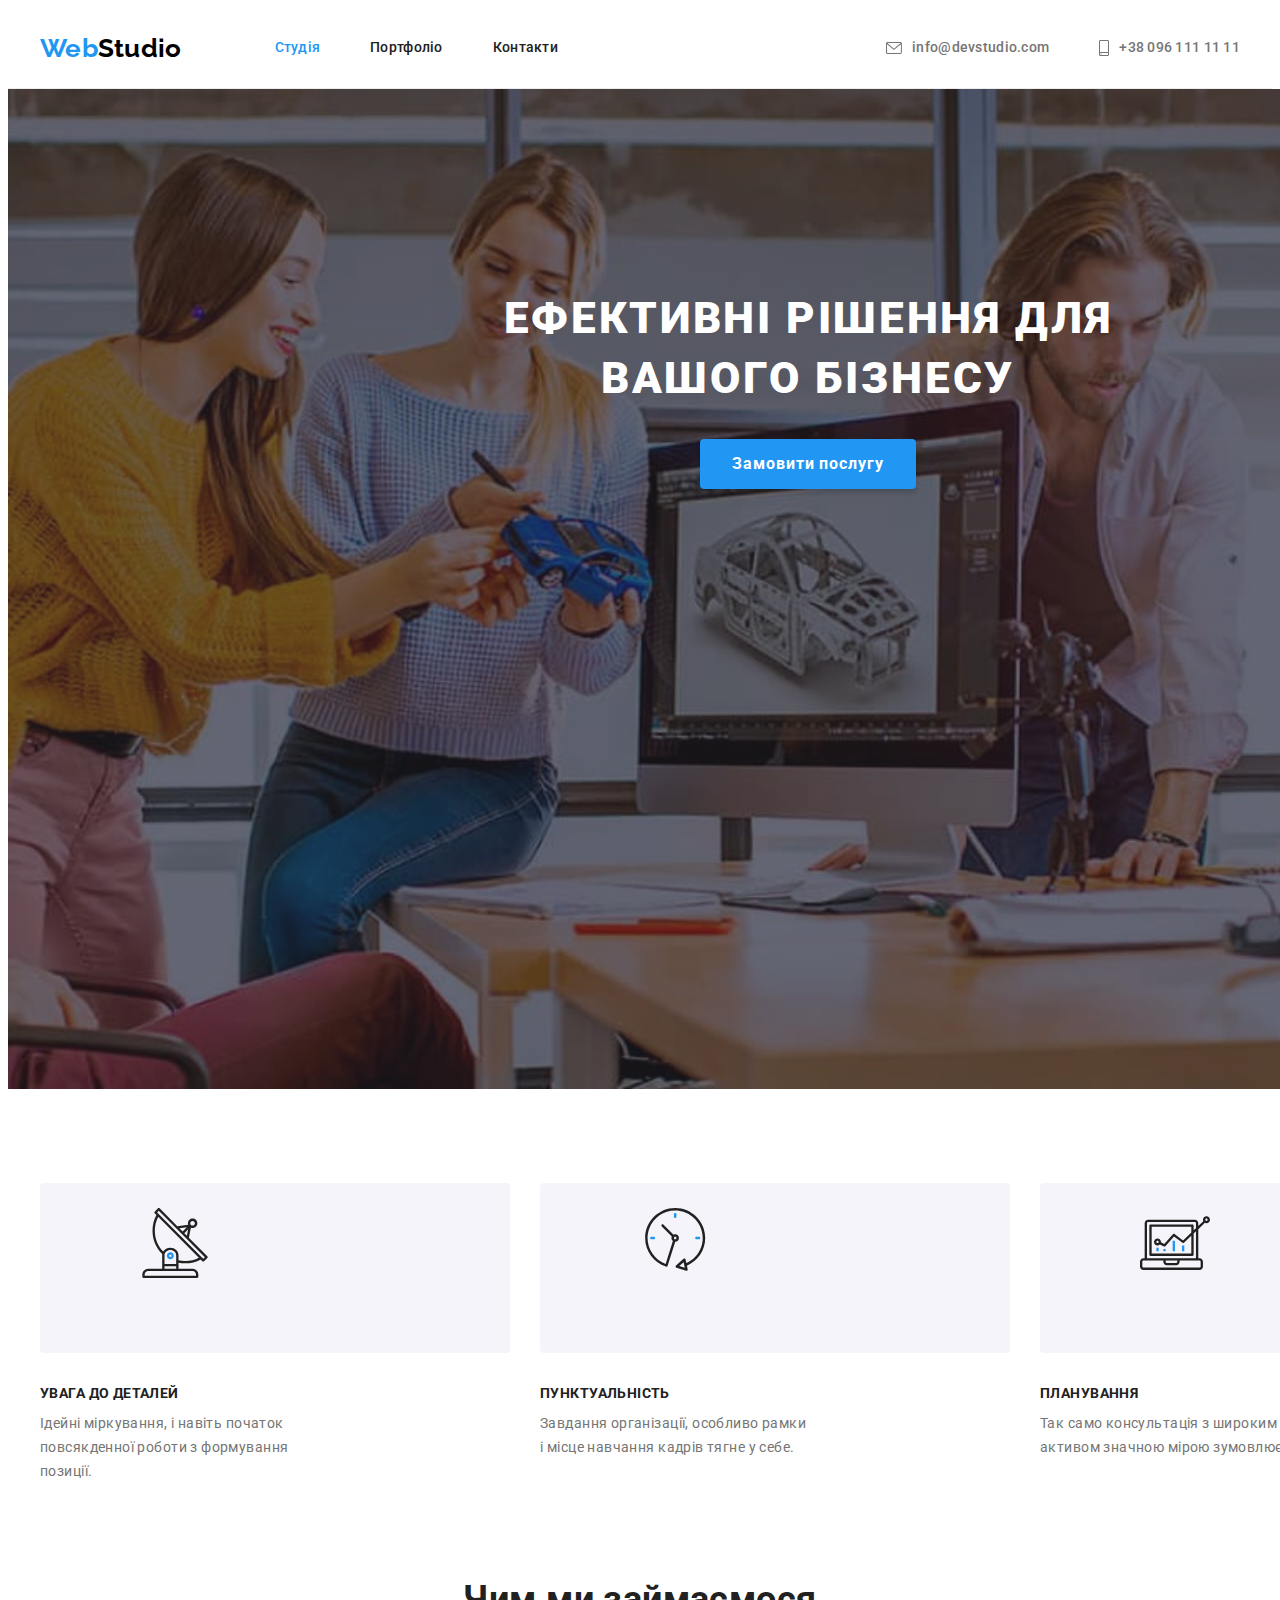
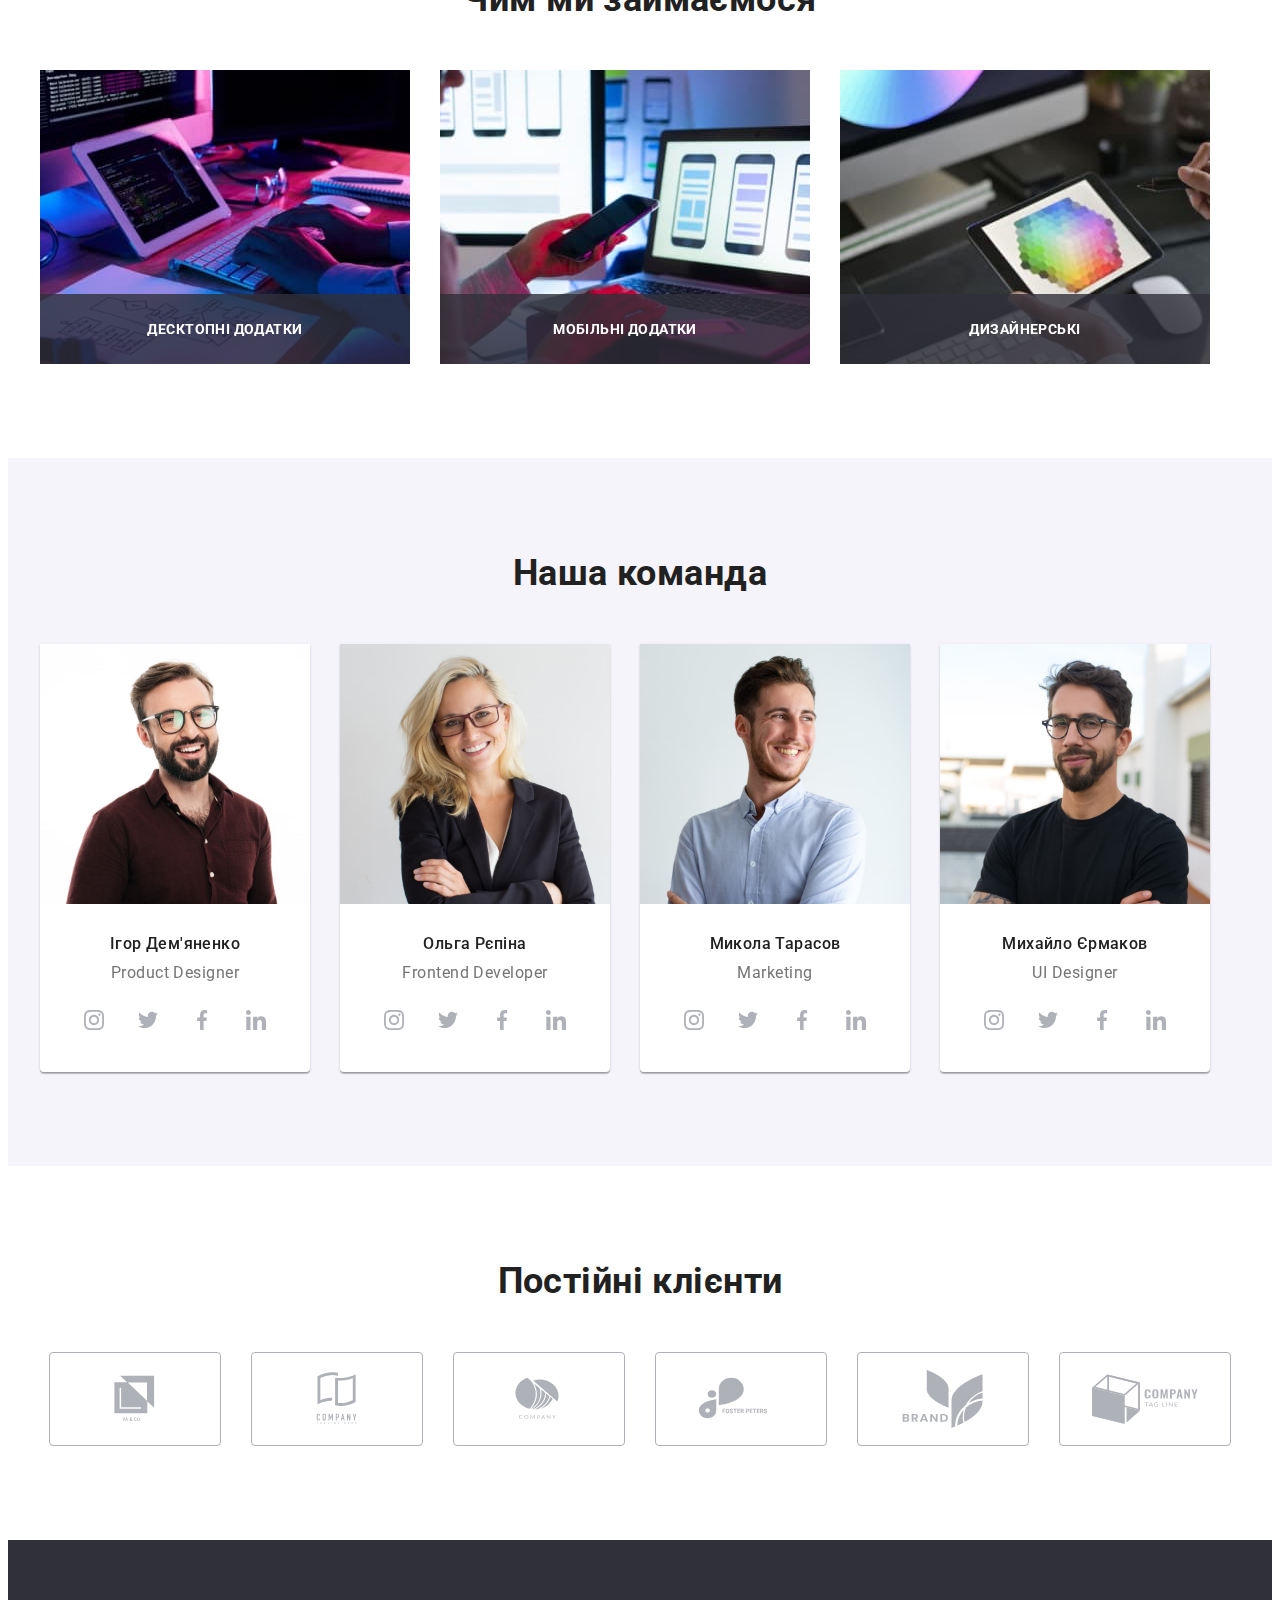
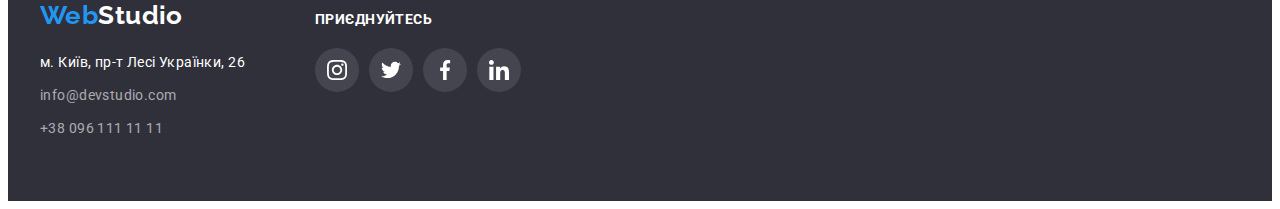
<file: index.html>
<!DOCTYPE html>
<html lang="uk">
	<head>
		<meta charset="UTF-8" />
		<meta http-equiv="X-UA-Compatible" content="IE=edge" />
		<meta name="viewport" content="width=device-width, initial-scale=1.0" />
		<link rel="preconnect" href="https://fonts.googleapis.com" />
		<link rel="preconnect" href="https://fonts.gstatic.com" crossorigin />
		<link
			href="https://fonts.googleapis.com/css2?family=Raleway:wght@700&family=Roboto:wght@400;500;700;900&display=swap"
			rel="stylesheet"
		/>
		<link
			rel="stylesheet"
			href="https://cdnjs.cloudflare.com/ajax/libs/modern-normalize/1.1.0/modern-normalize.min.css"
			integrity="sha512-wpPYUAdjBVSE4KJnH1VR1HeZfpl1ub8YT/NKx4PuQ5NmX2tKuGu6U/JRp5y+Y8XG2tV+wKQpNHVUX03MfMFn9Q=="
			crossorigin="anonymous"
			referrerpolicy="no-referrer"
		/>
		<link rel="stylesheet" href="./css/styles.css" />
		<title>Студія</title>
	</head>
	<body>
		<!-- шапка сайту -->
		<header class="header">
			<!-- навігація -->
			<div class="container">
				<div class="flex-ability">
					<nav class="flex-ability main-nav">
						<a href="./index.html" class="logo"> <span class="logo-el">Web</span>Studio</a>
						<ul class="flex-ability list">
							<li class="item">
								<a href="./index.html" class="link current">Студія</a>
							</li>
							<li class="item"><a href="./portfolio.html" class="link">Портфоліо</a></li>
							<li class="item"><a href="" class="link">Контакти</a></li>
						</ul>
					</nav>

					<!-- контакти -->

					<ul class="flex-ability auth-list list">
						<li class="item flex-ability">
							<a href="mailto:info@devstudio.com" class="header-text link">
								<svg class="icon-svg">
									<use href="./images/symbol-defs.svg#icon-envelope" Width="16px" Height="12px"></use>
								</svg>

								info@devstudio.com
							</a>
						</li>
						<li class="item">
							<a href="tel:+380961111111" class="header-text link">
								<svg class="icon-svg smartphone">
									<use href="./images/symbol-defs.svg#icon-smartphone" Width="10px" Height="16px"></use></svg
								>+38 096 111 11 11</a
							>
						</li>
					</ul>
				</div>
			</div>
		</header>

		<!-- унікальний контент -->
		<main>
			<!-- герой -->
			<section class="background-hero section overlay">
				<div class="container">
					<h1 class="hero">Ефективні рішення для вашого бізнесу</h1>
					<button type="button" class="button hero-button" data-modal-open>Замовити послугу</button>
				</div>
				<div class="backdrop is-hidden" data-modal>
					<div class="modal">
						<button data-modal-close class="modal-button">
							<svg class="modal-svg">
								<use href="./images/close.svg" Width="30px" Height="30px"></use>
							</svg>
						</button>
					</div>
				</div>
			</section>

			<!-- Особливості, заголовок потім приховати -->
			<section class="section no-padding-bottom">
				<div class="container">
					<h2 class="visually-hidden">Особливості</h2>
					<ul class="flex-ability">
						<li class="list-item">
							<svg class="img-svg">
								<use href="./images/symbol-defs.svg#icon-antenna-1" Width="70px" Height="70px"></use>
							</svg>

							<h3 class="section-sub-title">Увага до деталей</h3>
							<p class="section-text-lower">
								Ідейні міркування, і навіть початок повсякденної роботи з формування позиції.
							</p>
						</li>
						<li class="list-item">
							<svg class="img-svg">
								<use href="./images/symbol-defs.svg#icon-clock-1" Width="70px" Height="70px"></use>
							</svg>
							<h3 class="section-sub-title">Пунктуальність</h3>
							<p class="section-text-lower">
								Завдання організації, особливо рамки і місце навчання кадрів тягне у себе.
							</p>
						</li>
						<li class="list-item">
							<svg class="img-svg">
								<use href="./images/symbol-defs.svg#icon-diagram" Width="70px" Height="70px"></use>
							</svg>
							<h3 class="section-sub-title">Планування</h3>
							<p class="section-text-lower">Так само консультація з широким активом значною мірою зумовлює.</p>
						</li>
						<li class="list-item">
							<svg class="img-svg">
								<use href="./images/symbol-defs.svg#icon-astronaut-1" Width="70px" Height="70px"></use>
							</svg>
							<h3 class="section-sub-title">Сучасні технології</h3>
							<p class="section-text-lower">
								Значимість цих проблем настільки очевидна, що реалізація планових завдань.
							</p>
						</li>
					</ul>
				</div>
			</section>

			<!-- чим займаємось -->
			<section class="section">
				<div class="container">
					<h2 class="section-title large-section-title">Чим ми займаємося</h2>
					<ul class="flex-ability">
						<li class="item-img">
							<p class="item-img-text">Десктопні додатки</p>
							<img src="./images/index/box-1.jpg" alt="кодинг" width="370" height="294" />
						</li>
						<li class="item-img">
							<p class="item-img-text">Мобільні додатки</p>
							<img src="./images/index/box-2.jpg" alt="дизайн продукту" width="370" height="294" />
						</li>
						<li class="item-img">
							<p class="item-img-text">Дизайнерські</p>
							<img src="./images/index/box-3.jpg" alt="графічний дизайн" width="370" height="294" />
						</li>
					</ul>
				</div>
			</section>

			<!-- наша команда -->
			<section class="section background-team-list">
				<div class="container">
					<h2 class="section-title large-section-title">Наша команда</h2>

					<ul class="flex-ability">
						<li class="item-img bgc-white">
							<img src="./images/index/img-1.jpg" alt="Ігор Дем'яненко" width="270" height="260" />
							<div class="team">
								<h3 class="section-title name-list">Ігор Дем'яненко</h3>
								<p class="section-text">Product Designer</p>
								<ul class="social-list">
									<li class="social-item">
										<a class="icon-link" href="https://www.instagram.com/" target="_blank" rel="noopener noreferrer">
											<svg class="social-icon" width="20" height="20">
												<use href="./images/symbol-defs.svg#icon-instagram"></use>
											</svg>
										</a>
									</li>
									<li class="social-item">
										<a class="icon-link" href="https://twitter.com/" target="_blank" rel="noopener noreferrer">
											<svg class="social-icon" width="20" height="20">
												<use href="./images/symbol-defs.svg#icon-twitter"></use>
											</svg>
										</a>
									</li>
									<li class="social-item">
										<a class="icon-link" href="https://www.facebook.com/" target="_blank" rel="noopener noreferrer">
											<svg class="social-icon" width="20" height="20">
												<use href="./images/symbol-defs.svg#icon-facebook"></use>
											</svg>
										</a>
									</li>
									<li class="social-item">
										<a class="icon-link" href="https://linkedin.com/" target="_blank" rel="noopener noreferrer">
											<svg class="social-icon" width="20" height="20">
												<use href="./images/symbol-defs.svg#icon-linkedin"></use>
											</svg>
										</a>
									</li>
								</ul>
							</div>
						</li>
						<li class="item-img bgc-white">
							<img src="./images/index/img-2.jpg" alt="Ольга Рєпіна" width="270" height="260" />
							<div class="team">
								<h3 class="section-title name-list">Ольга Рєпіна</h3>
								<p class="section-text">Frontend Developer</p>
								<ul class="social-list">
									<li class="social-item">
										<a class="icon-link" href="https://www.instagram.com/" target="_blank" rel="noopener noreferrer">
											<svg class="social-icon" width="20" height="20">
												<use href="./images/symbol-defs.svg#icon-instagram"></use>
											</svg>
										</a>
									</li>
									<li class="social-item">
										<a class="icon-link" href="https://twitter.com/" target="_blank" rel="noopener noreferrer">
											<svg class="social-icon" width="20" height="20">
												<use href="./images/symbol-defs.svg#icon-twitter"></use>
											</svg>
										</a>
									</li>
									<li class="social-item">
										<a class="icon-link" href="https://www.facebook.com/" target="_blank" rel="noopener noreferrer">
											<svg class="social-icon" width="20" height="20">
												<use href="./images/symbol-defs.svg#icon-facebook"></use>
											</svg>
										</a>
									</li>
									<li class="social-item">
										<a class="icon-link" href="https://linkedin.com/" target="_blank" rel="noopener noreferrer">
											<svg class="social-icon" width="20" height="20">
												<use href="./images/symbol-defs.svg#icon-linkedin"></use>
											</svg>
										</a>
									</li>
								</ul>
							</div>
						</li>
						<li class="item-img bgc-white">
							<img src="./images/index/img-3.jpg" alt="Микола Тарасов" width="270" height="260" />
							<div class="team">
								<h3 class="section-title name-list">Микола Тарасов</h3>
								<p class="section-text">Marketing</p>
								<ul class="social-list">
									<li class="social-item">
										<a class="icon-link" href="https://www.instagram.com/" target="_blank" rel="noopener noreferrer">
											<svg class="social-icon" width="20" height="20">
												<use href="./images/symbol-defs.svg#icon-instagram"></use>
											</svg>
										</a>
									</li>
									<li class="social-item">
										<a class="icon-link" href="https://twitter.com/" target="_blank" rel="noopener noreferrer">
											<svg class="social-icon" width="20" height="20">
												<use href="./images/symbol-defs.svg#icon-twitter"></use>
											</svg>
										</a>
									</li>
									<li class="social-item">
										<a class="icon-link" href="https://www.facebook.com/" target="_blank" rel="noopener noreferrer">
											<svg class="social-icon" width="20" height="20">
												<use href="./images/symbol-defs.svg#icon-facebook"></use>
											</svg>
										</a>
									</li>
									<li class="social-item">
										<a class="icon-link" href="https://linkedin.com/" target="_blank" rel="noopener noreferrer">
											<svg class="social-icon" width="20" height="20">
												<use href="./images/symbol-defs.svg#icon-linkedin"></use>
											</svg>
										</a>
									</li>
								</ul>
							</div>
						</li>
						<li class="item-img bgc-white">
							<img src="./images/index/img-4.jpg" alt="Михайло Єрмаков" width="270" height="260" />
							<div class="team">
								<h3 class="section-title name-list">Михайло Єрмаков</h3>
								<p class="section-text">UI Designer</p>
								<ul class="social-list">
									<li class="social-item">
										<a class="icon-link" href="https://www.instagram.com/" target="_blank" rel="noopener noreferrer">
											<svg class="social-icon" width="20" height="20">
												<use href="./images/symbol-defs.svg#icon-instagram"></use>
											</svg>
										</a>
									</li>
									<li class="social-item">
										<a class="icon-link" href="https://twitter.com/" target="_blank" rel="noopener noreferrer">
											<svg class="social-icon" width="20" height="20">
												<use href="./images/symbol-defs.svg#icon-twitter"></use>
											</svg>
										</a>
									</li>
									<li class="social-item">
										<a class="icon-link" href="https://www.facebook.com/" target="_blank" rel="noopener noreferrer">
											<svg class="social-icon" width="20" height="20">
												<use href="./images/symbol-defs.svg#icon-facebook"></use>
											</svg>
										</a>
									</li>
									<li class="social-item">
										<a class="icon-link" href="https://linkedin.com/" target="_blank" rel="noopener noreferrer">
											<svg class="social-icon" width="20" height="20">
												<use href="./images/symbol-defs.svg#icon-linkedin"></use>
											</svg>
										</a>
									</li>
								</ul>
							</div>
						</li>
					</ul>
				</div>
			</section>

			<!-- постійні клієнти -->
			<section class="section">
				<div class="container">
					<h2 class="section-title large-section-title">Постійні клієнти</h2>
					<ul class="flex-ability clients-list">
						<li class="clients-item">
							<a class="clients-link" href="./index.html" target="_blank" rel="noopener noreferrer">
								<svg class="social-icon" width="106" height="60">
									<use href="./images/symbol-defs.svg#icon-logo-1"></use>
								</svg>
							</a>
						</li>
						<li class="clients-item">
							<a class="clients-link" href="./index.html" target="_blank" rel="noopener noreferrer">
								<svg class="social-icon" width="106" height="60">
									<use href="./images/symbol-defs.svg#icon-logo-2"></use>
								</svg>
							</a>
						</li>
						<li class="clients-item">
							<a class="clients-link" href="./index.html" target="_blank" rel="noopener noreferrer">
								<svg class="social-icon" width="106" height="60">
									<use href="./images/symbol-defs.svg#icon-logo-3"></use>
								</svg>
							</a>
						</li>
						<li class="clients-item">
							<a class="clients-link" href="./index.html" target="_blank" rel="noopener noreferrer">
								<svg class="social-icon" width="106" height="60">
									<use href="./images/symbol-defs.svg#icon-logo-4"></use>
								</svg>
							</a>
						</li>
						<li class="clients-item">
							<a class="clients-link" href="./index.html" target="_blank" rel="noopener noreferrer">
								<svg class="social-icon" width="106" height="60">
									<use href="./images/symbol-defs.svg#icon-logo-5"></use>
								</svg>
							</a>
						</li>
						<li class="clients-item">
							<a class="clients-link" href="./index.html" target="_blank" rel="noopener noreferrer">
								<svg class="social-icon" width="106" height="60">
									<use href="./images/symbol-defs.svg#icon-logo-6"></use>
								</svg>
							</a>
						</li>
					</ul>
				</div>
			</section>
		</main>

		<!-- підвал -->
		<footer class="background-footer section">
			<div class="container footer-container">
				<div class="footer-block">
					<a href="./index.html" class="logo inner-color"> <span class="logo-el">Web</span>Studio</a>

					<!-- адреса -->
					<address class="address">
						<ul class="list">
							<li class="footer-item">
								<a
									href="https://goo.gl/maps/R3u2iA7cBUpgK3kdA"
									target="_blank"
									rel="noreferrer noopener"
									class="link footer-text"
								>
									м. Київ, пр-т Лесі Українки, 26
								</a>
							</li>
							<li class="footer-item">
								<a href="mailto:info@devstudio.com" class="link footer-text footer-contacts">info@devstudio.com</a>
							</li>
							<li class="footer-item">
								<a href="tel:+380961111111" class="link footer-text footer-contacts">+38 096 111 11 11</a>
							</li>
						</ul>
					</address>
				</div>
				<div class="footer-block">
					<p class="footer-title">Приєднуйтесь</p>
					<ul class="footer-social-list">
						<li class="footer-social-item">
							<a class="footer-icon-link" href="https://www.instagram.com/" target="_blank" rel="noopener noreferrer">
								<svg class="social-icon" width="20" height="20">
									<use href="./images/symbol-defs.svg#icon-instagram"></use>
								</svg>
							</a>
						</li>
						<li class="footer-social-item">
							<a class="footer-icon-link" href="https://twitter.com/" target="_blank" rel="noopener noreferrer">
								<svg class="social-icon" width="20" height="20">
									<use href="./images/symbol-defs.svg#icon-twitter"></use>
								</svg>
							</a>
						</li>
						<li class="footer-social-item">
							<a class="footer-icon-link" href="https://www.facebook.com/" target="_blank" rel="noopener noreferrer">
								<svg class="social-icon" width="20" height="20">
									<use href="./images/symbol-defs.svg#icon-facebook"></use>
								</svg>
							</a>
						</li>
						<li class="footer-social-item">
							<a class="footer-icon-link" href="https://linkedin.com/" target="_blank" rel="noopener noreferrer">
								<svg class="social-icon" width="20" height="20">
									<use href="./images/symbol-defs.svg#icon-linkedin"></use>
								</svg>
							</a>
						</li>
					</ul>
				</div>
			</div>
		</footer>
		<script src="./js/modal.js"></script>
	</body>
</html>
</file>
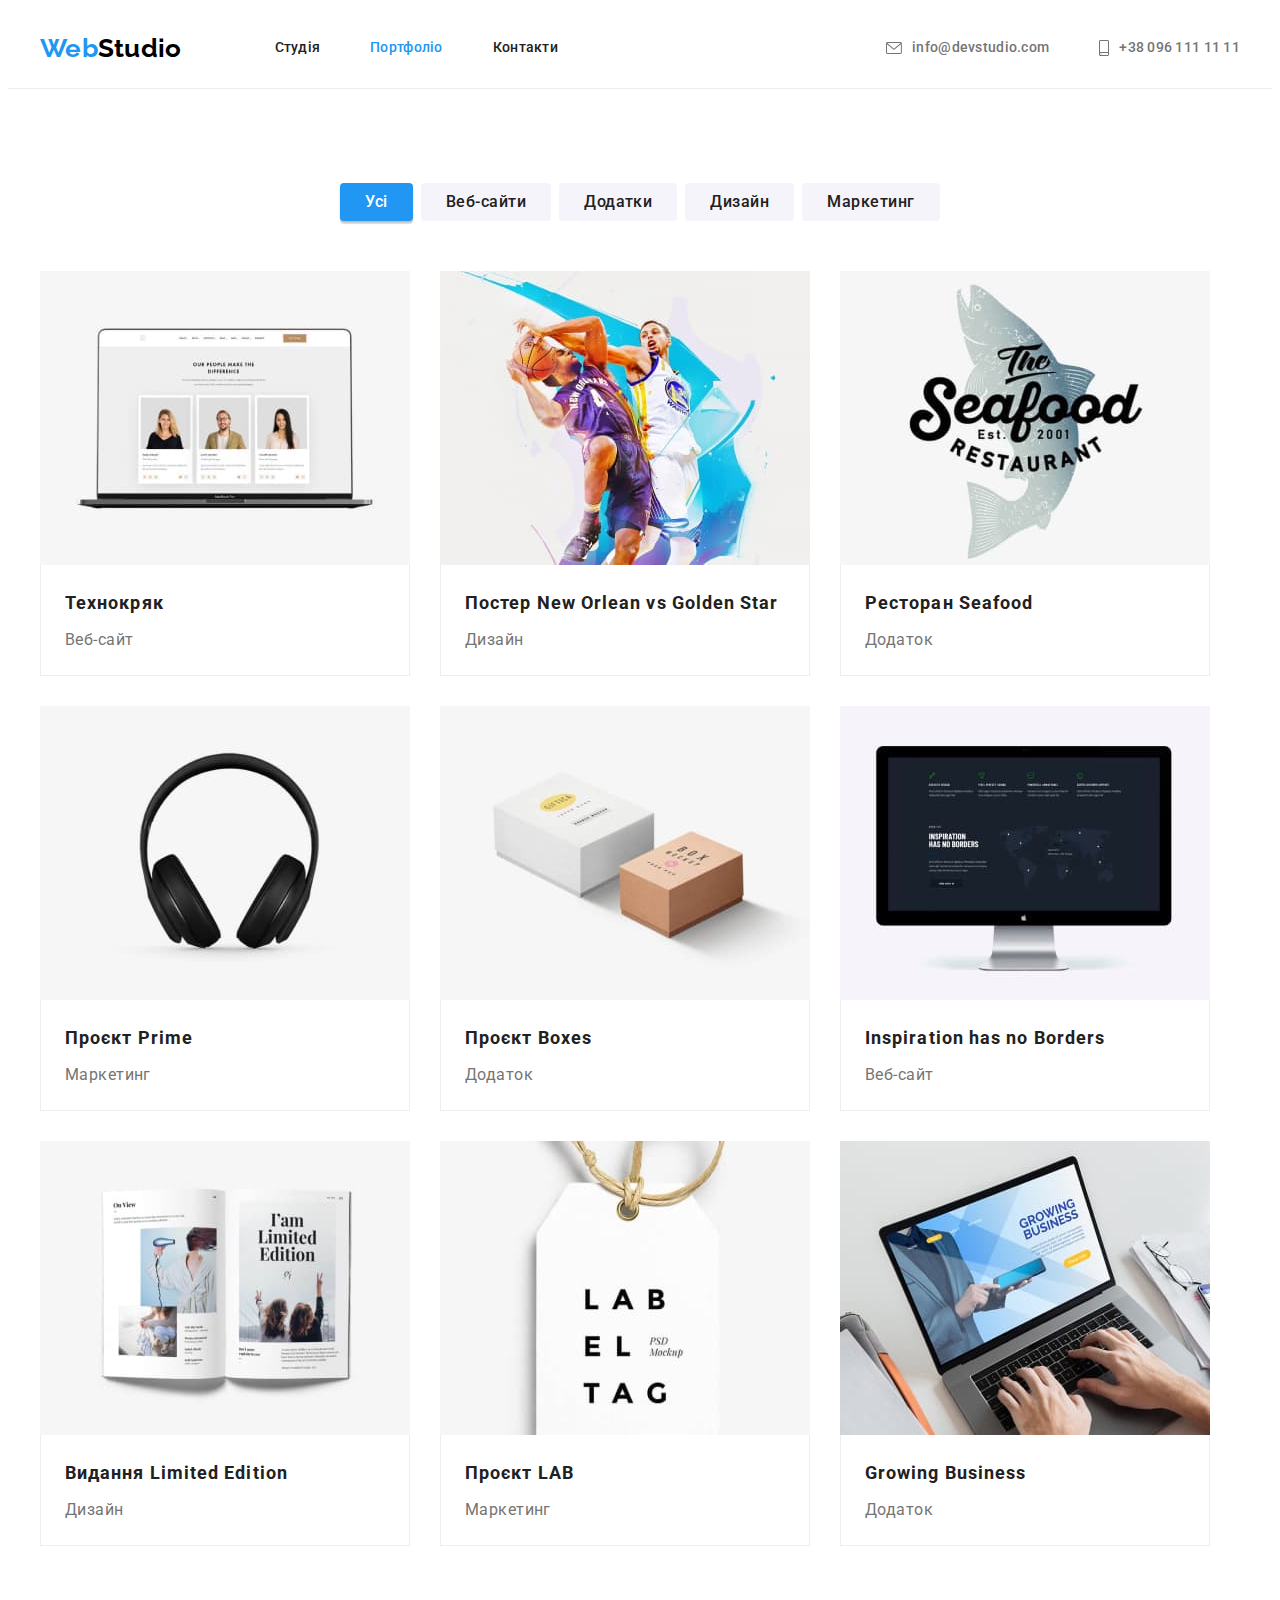
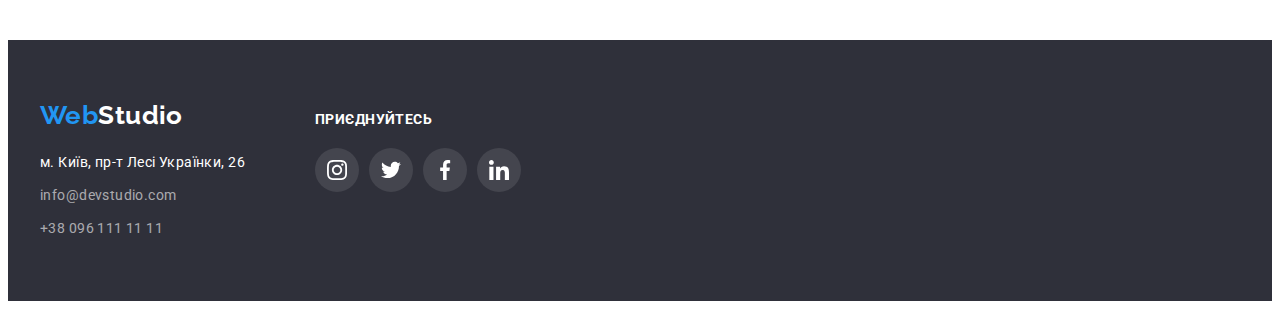
<file: portfolio.html>
<!DOCTYPE html>
<html lang="uk">
	<head>
		<meta charset="UTF-8" />
		<meta http-equiv="X-UA-Compatible" content="IE=edge" />
		<meta name="viewport" content="width=device-width, initial-scale=1.0" />
		<link rel="preconnect" href="https://fonts.googleapis.com" />
		<link rel="preconnect" href="https://fonts.gstatic.com" crossorigin />
		<link
			href="https://fonts.googleapis.com/css2?family=Raleway:wght@700&family=Roboto:wght@400;500;700;900&display=swap"
			rel="stylesheet"
		/>
		<link
			rel="stylesheet"
			href="https://cdnjs.cloudflare.com/ajax/libs/modern-normalize/1.1.0/modern-normalize.min.css"
			integrity="sha512-wpPYUAdjBVSE4KJnH1VR1HeZfpl1ub8YT/NKx4PuQ5NmX2tKuGu6U/JRp5y+Y8XG2tV+wKQpNHVUX03MfMFn9Q=="
			crossorigin="anonymous"
			referrerpolicy="no-referrer"
		/>
		<link rel="stylesheet" href="./css/styles.css" />
		<title>Портфоліо</title>
	</head>
	<body>
		<!-- шапка сайту -->
		<header class="header">
			<!-- навігація -->
			<div class="container">
				<div class="flex-ability">
					<nav class="flex-ability main-nav">
						<a href="./index.html" class="logo"> <span class="logo-el">Web</span>Studio</a>
						<ul class="flex-ability list">
							<li class="item"><a href="./index.html" class="link">Студія</a></li>
							<li class="item">
								<a href="./portfolio.html" class="link current">Портфоліо</span></a>
							</li>
							<li class="item"><a href="" class="link">Контакти</a></li>
						</ul>
					</nav>

					<!-- контакти -->
					<ul class="flex-ability auth-list list">
						<li class="item flex-ability">
							<a href="mailto:info@devstudio.com" class="header-text link">
								<svg class="icon-svg">
									<use href="./images/symbol-defs.svg#icon-envelope" Width="16px" Height="12px"></use>
								</svg>

								info@devstudio.com
							</a>
						</li>
						<li class="item">
							<a href="tel:+380961111111" class="header-text link">
								<svg class="icon-svg smartphone">
									<use href="./images/symbol-defs.svg#icon-smartphone" Width="10px" Height="16px"></use></svg
								>+38 096 111 11 11</a
							>
						</li>
					</ul>
				</div>
			</div>
		</header>

		<!-- унікальний контент -->
		<main>
			<section class="section">
				<div class="container portfolio-container">
					<!-- скритий загововок -->
					<h1 class="visually-hidden">Портфоліо</h1>

					<!-- Кнопки відображень проектів -->
					<ul class="flex-ability button-list">
						<li class="button-item"><button type="button" class="button current">Усі</button></li>
						<li class="button-item"><button type="button" class="button">Веб-сайти</button></li>
						<li class="button-item"><button type="button" class="button">Додатки</button></li>
						<li class="button-item"><button type="button" class="button">Дизайн</button></li>
						<li class="button-item"><button type="button" class="button">Маркетинг</button></li>
					</ul>
				</div>

				<!-- список проектів -->
				<div class="container">
					<ul class="portfolio-list">
						<li class="portfolio-item">
							<a class="portfolio-link" href="./portfolio.html">
								<div class="portfolio-thumb">
									<img
										src="./images/portfolio/img-4.jpg"
										alt="ноутбук з прикладом оформлення сайту"
										width="370"
										height="294"
									/>
									<div class="portfolio-overlay">
										<p class="overlay-text">
											Ресурс пропонує комплексні пропозиції з різним рівнем функціоналу та сервісів. Все це дозволить
											відвідувачу отримати вичерпні відомості про компанію чи приватну особу.
										</p>
									</div>
								</div>
								<div class="porfolio-discr">
									<h2 class="portfolio-title">Технокряк</h2>
									<p class="porfolio-text">Веб-сайт</p>
								</div>
							</a>
						</li>
						<li class="portfolio-item">
							<a class="portfolio-link" href="./portfolio.html">
								<div class="portfolio-thumb">
									<img
										src="./images/portfolio/img-5.jpg"
										alt="постер з двома баскетболістами"
										width="370"
										height="294"
									/>
									<div class="portfolio-overlay">
										<p class="overlay-text">
											Ресурс пропонує комплексні пропозиції з різним рівнем функціоналу та сервісів. Все це дозволить
											відвідувачу отримати вичерпні відомості про компанію чи приватну особу.
										</p>
									</div>
								</div>

								<div class="porfolio-discr">
									<h2 class="portfolio-title">Постер New Orlean vs Golden Star</h2>
									<p class="porfolio-text">Дизайн</p>
								</div>
							</a>
						</li>
						<li class="portfolio-item">
							<a class="portfolio-link" href="./portfolio.html"
								><div class="portfolio-thumb">
									<img
										src="./images/portfolio/img-6.jpg"
										alt="логотип ресторану з рибою на фоні"
										width="370"
										height="294"
									/>
									<div class="portfolio-overlay">
										<p class="overlay-text">
											Ресурс пропонує комплексні пропозиції з різним рівнем функціоналу та сервісів. Все це дозволить
											відвідувачу отримати вичерпні відомості про компанію чи приватну особу.
										</p>
									</div>
								</div>
								<div class="porfolio-discr">
									<h2 class="portfolio-title">Ресторан Seafood</h2>
									<p class="porfolio-text">Додаток</p>
								</div>
							</a>
						</li>
						<li class="portfolio-item">
							<a class="portfolio-link" href="./portfolio.html">
								<div class="portfolio-thumb">
									<img src="./images/portfolio/img-7.jpg" alt="чорні навушники" width="370" height="294" />
									<div class="portfolio-overlay">
										<p class="overlay-text">
											Ресурс пропонує комплексні пропозиції з різним рівнем функціоналу та сервісів. Все це дозволить
											відвідувачу отримати вичерпні відомості про компанію чи приватну особу.
										</p>
									</div>
								</div>
								<div class="porfolio-discr">
									<h2 class="portfolio-title">Проєкт Prime</h2>
									<p class="porfolio-text">Маркетинг</p>
								</div>
							</a>
						</li>
						<li class="portfolio-item">
							<a class="portfolio-link" href="./portfolio.html">
								<div class="portfolio-thumb">
									<img
										src="./images/portfolio/img-8.jpg"
										alt="коробки білого та крафтового кольорів"
										width="370"
										height="294"
									/>
									<div class="portfolio-overlay">
										<p class="overlay-text">
											Ресурс пропонує комплексні пропозиції з різним рівнем функціоналу та сервісів. Все це дозволить
											відвідувачу отримати вичерпні відомості про компанію чи приватну особу.
										</p>
									</div>
								</div>
								<div class="porfolio-discr">
									<h2 class="portfolio-title">Проєкт Boxes</h2>
									<p class="porfolio-text">Додаток</p>
								</div>
							</a>
						</li>
						<li class="portfolio-item">
							<a class="portfolio-link" href="./portfolio.html"
								><div class="portfolio-thumb">
									<img
										src="./images/portfolio/img-9.jpg"
										alt="монітор з відображеням веб-сайту"
										width="370"
										height="294"
									/>
									<div class="portfolio-overlay">
										<p class="overlay-text">
											Ресурс пропонує комплексні пропозиції з різним рівнем функціоналу та сервісів. Все це дозволить
											відвідувачу отримати вичерпні відомості про компанію чи приватну особу.
										</p>
									</div>
								</div>
								<div class="porfolio-discr">
									<h2 class="portfolio-title">Inspiration has no Borders</h2>
									<p class="porfolio-text">Веб-сайт</p>
								</div>
							</a>
						</li>
						<li class="portfolio-item">
							<a class="portfolio-link" href="./portfolio.html"
								><div class="portfolio-thumb">
									<img src="./images/portfolio/img-10.jpg" alt="книга з елюстраціями" width="370" height="294" />
									<div class="portfolio-overlay">
										<p class="overlay-text">
											Ресурс пропонує комплексні пропозиції з різним рівнем функціоналу та сервісів. Все це дозволить
											відвідувачу отримати вичерпні відомості про компанію чи приватну особу.
										</p>
									</div>
								</div>
								<div class="porfolio-discr">
									<h2 class="portfolio-title">Видання Limited Edition</h2>
									<p class="porfolio-text">Дизайн</p>
								</div>
							</a>
						</li>
						<li class="portfolio-item">
							<a class="portfolio-link" href="./portfolio.html"
								><div class="portfolio-thumb">
									<img src="./images/portfolio/img-11.jpg" alt="бірка з написами" width="370" height="294" />
									<div class="portfolio-overlay">
										<p class="overlay-text">
											Ресурс пропонує комплексні пропозиції з різним рівнем функціоналу та сервісів. Все це дозволить
											відвідувачу отримати вичерпні відомості про компанію чи приватну особу.
										</p>
									</div>
								</div>
								<div class="porfolio-discr">
									<h2 class="portfolio-title">Проєкт LAB</h2>
									<p class="porfolio-text">Маркетинг</p>
								</div>
							</a>
						</li>
						<li class="portfolio-item">
							<a class="portfolio-link" href="./portfolio.html"
								><div class="portfolio-thumb">
									<img
										src="./images/portfolio/img-12.jpg"
										alt="ноутбук з відображенням сайту"
										width="370"
										height="294"
									/>
									<div class="portfolio-overlay">
										<p class="overlay-text">
											Ресурс пропонує комплексні пропозиції з різним рівнем функціоналу та сервісів. Все це дозволить
											відвідувачу отримати вичерпні відомості про компанію чи приватну особу.
										</p>
									</div>
								</div>
								<div class="porfolio-discr">
									<h2 class="portfolio-title">Growing Business</h2>
									<p class="porfolio-text">Додаток</p>
								</div>
							</a>
						</li>
					</ul>
				</div>
			</section>
		</main>

		<!-- підвал -->
		<footer class="background-footer section">
			<div class="container footer-container">
				<div class="footer-block">
					<a href="./index.html" class="logo inner-color"> <span class="logo-el">Web</span>Studio</a>

					<!-- адреса -->
					<address class="address">
						<ul class="list">
							<li class="footer-item">
								<a
									href="https://goo.gl/maps/R3u2iA7cBUpgK3kdA"
									target="_blank"
									rel="noreferrer noopener"
									class="link footer-text"
								>
									м. Київ, пр-т Лесі Українки, 26
								</a>
							</li>
							<li class="footer-item">
								<a href="mailto:info@devstudio.com" class="link footer-text footer-contacts">info@devstudio.com</a>
							</li>
							<li class="footer-item">
								<a href="tel:+380961111111" class="link footer-text footer-contacts">+38 096 111 11 11</a>
							</li>
						</ul>
					</address>
				</div>
				<div class="footer-block">
					<h3 class="footer-title">Приєднуйтесь</h3>
					<ul class="footer-social-list">
						<li class="footer-social-item">
							<a class="footer-icon-link" href="https://www.instagram.com/" target="_blank" rel="noopener noreferrer">
								<svg class="social-icon" width="20" height="20">
									<use href="./images/symbol-defs.svg#icon-instagram"></use>
								</svg>
							</a>
						</li>
						<li class="footer-social-item">
							<a class="footer-icon-link" href="https://twitter.com/" target="_blank" rel="noopener noreferrer">
								<svg class="social-icon" width="20" height="20">
									<use href="./images/symbol-defs.svg#icon-twitter"></use>
								</svg>
							</a>
						</li>
						<li class="footer-social-item">
							<a class="footer-icon-link" href="https://www.facebook.com/" target="_blank" rel="noopener noreferrer">
								<svg class="social-icon" width="20" height="20">
									<use href="./images/symbol-defs.svg#icon-facebook"></use>
								</svg>
							</a>
						</li>
						<li class="footer-social-item">
							<a class="footer-icon-link" href="https://linkedin.com/" target="_blank" rel="noopener noreferrer">
								<svg class="social-icon" width="20" height="20">
									<use href="./images/symbol-defs.svg#icon-linkedin"></use>
								</svg>
							</a>
						</li>
					</ul>
				</div>
			</div>
		</footer>
	</body>
</html>
</file>
<file: css/styles.css>
/* загальні стилі*/
:root {
	/* fonts */
	--main-font: roboto, sans-serif;
	--secondary-font: raleway, sans-serif;

	/* position */
	--card-set-gap: 30px;

	/* colors */
	--main-color: #212121;
	--secondary-color: #757575;
	--accent-color: #2196f3;
	--white-color: #fff;
	--black-color: #000;
	--button-color: #f5f4fa;

	--box-line-color: #eeeeee;
	--horizontal-line-color: #ececec;
	--alfa-white-color: #ffffff99;

	/* bg colors */
	--main-bg-color: #fff;
	--secondary-bg-color: #f5f4fa;
	--footer-bg-color: #2f303a;
	--hero-bg-color: rgba(47, 48, 58, 0.4);

	/* icon-social-colors */
	--svg-social-icon: #afb1b8;
	--svg-social-bg-hover: #2196f3;

	/* others */
	--portfolio-shadow-box: 0px 2px 1px -1px rgba(0, 0, 0, 0.2), 0px 1px 1px 0px rgba(0, 0, 0, 0.14),
		0px 1px 3px 0px rgba(0, 0, 0, 0.12);
	--studio-box-shadow: 0px 1px 3px rgba(0, 0, 0, 0.12), 0px 1px 1px rgba(0, 0, 0, 0.14), 0px 2px 1px rgba(0, 0, 0, 0.2);
	/* --hover-border-clients: (0px 4px 4px rgba(0, 0, 0, 0.25)); */
	--hover-border-button: 0px 3px 1px rgba(0, 0, 0, 0.1), 0px 1px 2px rgba(0, 0, 0, 0.08),
		0px 2px 2px rgba(0, 0, 0, 0.12);

	/* animation */
	--cubic: cubic-bezier(0.4, 0, 0.2, 1);
}

body {
	color: var(--main-color);
	background-color: var(--white-color);
	font-family: var(--main-font);
	font-size: 14px;
	letter-spacing: 0.03em;
}

h1,
h2,
h3,
h4,
h5,
h6,
p {
	margin: 0;
}

img {
	display: block;

	height: auto;
}

li {
	list-style-type: none;
}

a {
	text-decoration: none;
}

address {
	font-style: normal;
	margin-top: 20px;
}

button {
	display: block;
	margin: 0 auto;
	cursor: pointer;
	border: none;
	border-radius: 4px;
}

.list {
	padding: 0;
	margin: 0;
	list-style: none;
}

.container {
	margin-left: auto;
	margin-right: auto;
	padding: 0 15px;
	width: 1200px;
}

.button-list {
	justify-content: center;
}

.button-item:not(:last-child) {
	margin-right: 8px;
}

.section {
	padding: 94px 0;
}

.section.no-padding-bottom {
	padding-bottom: 0px;
}

/* лише для реалізації стилів у футері та герої, бо буде з білим фоном зливатися */
.background-footer {
	background-color: var(--footer-bg-color);
	/* margin-right: auto;
	margin-left: auto; */
}

.background-hero {
	padding: 200px 0;
}

.background-footer {
	padding: 60px 0;
}

.background-team-list {
	background-color: var(--secondary-bg-color);
}

/* логотип */
.logo {
	margin-right: 93px;
	padding: 25px 0;

	font-family: var(--secondary-font);
	font-weight: 700;
	font-size: 26px;
	line-height: 1.19;
	color: var(--black-color);
	text-decoration: none;
}

.logo-el {
	color: var(--accent-color);
}
.inner-color {
	color: var(--white-color);
	margin: 0;
	padding: 0;
}

.link {
	display: block;
	padding: 32px 0;
	color: currentColor;
	text-decoration: none;

	transition: color 250ms var(--cubic);
}

.link:hover,
.link:focus {
	color: var(--accent-color);
}

.link.current {
	position: relative;
	color: var(--accent-color);
	overflow: hidden;
}

/* Анимация подчеркивания */
.link.current::after {
	display: block;
	content: "";
	position: absolute;
	height: 4px;
	width: 100%;
	bottom: 0;

	border-radius: 2px;
	background-color: var(--accent-color);

	animation-name: underline-in;
	animation-duration: 250ms;
	animation-timing-function: linear;
	animation-delay: 100ms;
	animation-fill-mode: forwards;
	opacity: 0;
}

@keyframes underline-in {
	0% {
		transform: translateX(-100%);
	}
	100% {
		opacity: 1;
		transform: translateX(0);
	}
}

.visually-hidden {
	position: absolute;
	width: 1px;
	height: 1px;
	margin: -1px;
	border: 0;
	padding: 0;

	white-space: nowrap;
	clip-path: inset(100%);
	clip: rect(0 0 0 0);
	overflow: hidden;
}

/* кнопка */
.button {
	padding: 6px 25px 6px 25px;
	font-family: var(--main-font);
	font-weight: 500;
	font-size: 16px;
	line-height: 1.62;
	letter-spacing: 0.03em;
	align-items: center;
	text-align: center;

	color: var(--main-color);
	background-color: var(--button-color);
	transition: background-color 250ms var(--cubic), box-shadow 250ms var(--cubic), color 250ms var(--cubic);
}

.hero-button {
	display: block;
	padding: 10px 32px 10px 32px;
	color: var(--white-color);
	background-color: var(--accent-color);
	font-weight: 700;
	line-height: 1.88;
	letter-spacing: 0.06em;
	box-shadow: 0px 4px 4px rgba(0, 0, 0, 0.15);
}

.button.current,
.button:hover,
.button:focus {
	color: var(--white-color);
	background-color: var(--accent-color);
	box-shadow: var(--hover-border-button);
	border-radius: 4px;
}

/* шапка сайту */
.header {
	height: 80px;
	border-bottom: 1px solid var(--horizontal-line-color);
	font-weight: 500;
	line-height: 1.14;
	letter-spacing: 0.02em;
}

.header-text {
	display: flex;
	align-items: center;
	color: var(--secondary-color);
}

/* nav */

.flex-ability {
	display: flex;
	margin: 0;
	padding: 0;
}

.wrap-element * {
	outline: 1px solid tomato;
}

.auth-list {
	display: flex;
	margin-left: auto;
}

.flex-ability .item:not(:last-child) {
	margin-right: 50px;
}

.flex-ability .item-img:not(:last-child) {
	margin-right: 30px;
}

.list-item {
	margin-right: 30px;
}
.list-item:last-child {
	margin-right: 0;
}

.item-img.bgc-white {
	background-color: var(--white-color);
}

.item-img {
	position: relative;
}
.item-img-text {
	position: absolute;
	width: 100%;
	height: 70px;
	bottom: 0;

	display: flex;
	justify-content: center;
	align-items: center;

	color: var(--white-color);
	background: rgba(47, 48, 58, 0.8);

	font-weight: 700;
	text-align: center;
	text-transform: uppercase;
}
/* унікальний контент */

.overlay {
	position: relative;
	width: 1600px;
	height: 600px;
	margin-left: auto;
	margin-right: auto;
	background-image: linear-gradient(to right, var(--hero-bg-color), var(--hero-bg-color)),
		url("../images/index/hero-bg.jpg");
	background-color: var(--footer-bg-color);
	background-repeat: no-repeat;
	background-position: center;
	background-size: cover;
}

.icon-svg {
	width: 16px;
	height: 12px;
	margin-right: 10px;

	fill: currentColor;
}
.icon-svg.smartphone {
	width: 10px;
	height: 16px;
}

.img-svg {
	width: 270px;
	height: 120px;

	display: inline-flex;
	justify-content: center;
	align-items: center;
	padding: 25px 100px 25px 100px;
	background-color: var(--secondary-bg-color);
	border-radius: 4px;
	margin-bottom: 30px;
}

.social-list {
	display: flex;
	justify-content: center;
	align-items: center;
	padding: 0;
}

.auth-list > .item {
	justify-content: center;
	align-items: center;
}

.hero {
	width: 686px;
	margin-left: auto;
	margin-right: auto;
	margin-bottom: 30px;

	font-weight: 900;
	font-size: 44px;
	line-height: 1.36;
	text-align: center;
	letter-spacing: 0.06em;
	text-transform: uppercase;
	color: var(--white-color);
}

.backdrop {
	position: fixed;
	top: 0;
	left: 0;
	width: 100%;
	height: 100%;
	background-color: rgba(0, 0, 0, 0.2);
	box-shadow: 0px 1px 3px rgba(0, 0, 0, 0.12), 0px 1px 1px rgba(0, 0, 0, 0.14), 0px 2px 1px rgba(0, 0, 0, 0.2);
	border-radius: 4px;

	opacity: 1;

	transition: opacity 250ms var(--cubic);
}

.modal {
	position: absolute;
	top: 50%;
	left: 50%;

	min-width: 528px;
	min-height: 581px;
	padding: 15px;

	background-color: #fff;

	transform: translate(-50%, -50%) scale(1);

	transition: transform 250ms var(--cubic);
}
.backdrop.is-hidden {
	opacity: 0;
	pointer-events: none;
}

.backdrop.is-hidden .modal {
	transform: translate(-50%, -50%) scale(1.1);
}

.modal-button {
	display: flex;
	position: absolute;
	padding: 8px;
	top: 0;
	right: 0;
	margin: 0;

	border-radius: 0;
	background-color: #fff;
}

.modal-svg {
	width: 30px;
	height: 30px;

	background-repeat: no-repeat;
	background-size: contain;

	background-image: url("../images/close.svg");

	fill: currentColor;
}

.section-title {
	text-align: center;
	margin-bottom: 50px;
	font-weight: 700;
	font-size: 18px;
	line-height: 2;

	color: var(--main-color);
}

.section-sub-title {
	margin-bottom: 10px;
	font-size: 14px;
	line-height: 1.14;
	text-transform: uppercase;
}

.large-section-title {
	font-size: 36px;
	line-height: 1.1666;
}

.section-text {
	margin: 0;
	font-size: 16px;
	line-height: 1.188;
	letter-spacing: 0.03em;
	color: var(--secondary-color);
}

.team {
	display: block;
	padding: 30px 0;
	text-align: center;
}
.team > .section-text {
	margin-bottom: 16px;
}

.section-text-lower {
	width: 270px;
	margin: 0;
	line-height: 1.71;
	color: var(--secondary-color);
}

.social-list {
	display: flex;
}

.social-item {
	display: flex;
	align-items: center;
	justify-content: center;
}

.social-item:not(:last-child) {
	margin-right: 10px;
}

.icon-link {
	display: flex;
	justify-content: center;
	align-items: center;
	width: 44px;
	height: 44px;
	cursor: pointer;
	color: var(--svg-social-icon);

	border-radius: 50%;
	transition: background-color 250ms var(--cubic), color 250ms var(--cubic);
}

.icon-link:hover,
.icon-link:focus {
	color: var(--white-color);
	background-color: var(--svg-social-bg-hover);
}

.social-icon {
	fill: currentColor;
	background-color: transparent;
}

.name-list {
	margin-bottom: 10px;

	font-weight: 500;
	font-size: 16px;
	line-height: 1.19;
}

.item-img > .section-text {
	margin-bottom: 30px;
	text-align: center;
}

.background-team-list .flex-ability > .item-img {
	box-shadow: var(--studio-box-shadow);
	border-radius: 0px 0px 4px 4px;
}

/* постійні клієнти */
.clients-list {
	justify-content: center;
	align-items: center;
}

.clients-item {
	display: flex;
	justify-content: center;
	align-items: center;
}

.clients-item:not(:last-child) {
	margin-right: 30px;
}

.clients-link {
	display: flex;
	justify-content: center;
	align-items: center;
	width: 170px;
	height: 92px;
	color: var(--svg-social-icon);
	border: 1px solid var(--svg-social-icon);

	border-radius: 4px;

	transform: scale(1);
	transition: box-shadow 250ms var(--cubic), border-color 250ms var(--cubic), color 250ms var(--cubic),
		transform 250ms var(--cubic);
}

.clients-link:hover,
.clients-link:focus {
	color: var(--accent-color);
	border-color: var(--accent-color);
	box-shadow: 0px 4px 4px 0px #00000040;
	transform: scale(1.05);
}

/* portfolio */

.portfolio-list {
	padding: 0;
	margin: 0;
	list-style: none;
	display: flex;
	flex-wrap: wrap;
}

.portfolio-list > .portfolio-item {
	flex-basis: calc(100% / 3 - var(--card-set-gap));
}
.portfolio-item:not(:nth-child(3n)) {
	margin-right: var(--card-set-gap);
}
.portfolio-item:not(:nth-last-child(-n + 3)) {
	margin-bottom: var(--card-set-gap);
}

.porfolio-discr {
	padding-top: 20px;
	padding-bottom: 20px;
	padding-left: 24px;
	padding-right: 24px;
	border: 1px solid var(--box-line-color);
	border-top: none;
}
.portfolio-link {
	display: block;
	transition: box-shadow 250ms var(--cubic);
}
.portfolio-link:hover,
.portfolio-link:focus {
	box-shadow: 0px 1px 1px rgba(0, 0, 0, 0.12), 0px 4px 4px rgba(0, 0, 0, 0.06), 1px 4px 6px rgba(0, 0, 0, 0.16);
}

.portfolio-title {
	margin-bottom: 4px;

	font-weight: 700;
	font-size: 18px;
	line-height: 2;
	letter-spacing: 0.06em;

	color: var(--main-color);
}

.porfolio-text {
	font-size: 16px;
	line-height: 1.88;

	color: var(--secondary-color);
}

.portfolio-container {
	margin-bottom: 50px;
}

.portfolio-thumb {
	position: relative;
	overflow: hidden;
}
.portfolio-thumb:hover::before {
	content: "";
	opacity: 1;
}

.portfolio-overlay {
	position: absolute;
	top: 0;
	left: 0;
	width: 100%;
	height: 100%;
	background-color: rgba(33, 150, 243, 0.9);

	transform: translateY(100%);
	opacity: 0;
	transition: transform 250ms var(--cubic), opacity 250ms var(--cubic);
	transform-origin: bottom center;
}
.portfolio-link:hover .portfolio-overlay,
.portfolio-link:focus .portfolio-overlay {
	transform: translateY(0);
	opacity: 1;
}

.overlay-text {
	font-size: 18px;
	line-height: 1.56;
	padding: 63px 24px;
	color: #ffffff;
}

/* підвал */

.footer-container {
	display: flex;
	align-items: baseline;
}

.footer-container > .footer-block:not(:last-child) {
	margin-right: 70px;
}

.footer-social-list {
	display: flex;
	padding: 0;
	margin: 0;
}

.footer-social-item {
	display: flex;
	justify-content: center;
}

.footer-social-item:not(:last-child) {
	margin-right: 10px;
}

.footer-icon-link {
	display: flex;
	justify-content: center;
	align-items: center;
	width: 44px;
	height: 44px;
	cursor: pointer;
	color: var(--white-color);
	background-color: rgba(255, 255, 255, 0.1);
	border: 0px solid transparent;
	border-radius: 50%;

	transition: background-color 250ms var(--cubic);
}

.footer-icon-link:hover,
.footer-icon-link:focus {
	background-color: var(--svg-social-bg-hover);
}

.footer-title {
	margin-bottom: 20px;
	font-weight: 700;
	font-size: 14px;
	line-height: 1.14;
	text-transform: uppercase;
	color: var(--white-color);
}

.footer-text {
	padding: 0;
	line-height: 1.71;
	color: var(--white-color);
}

.footer-item:not(:last-child) {
	margin-bottom: 9px;
}

.footer-contacts {
	color: var(--alfa-white-color);
}
</file>
